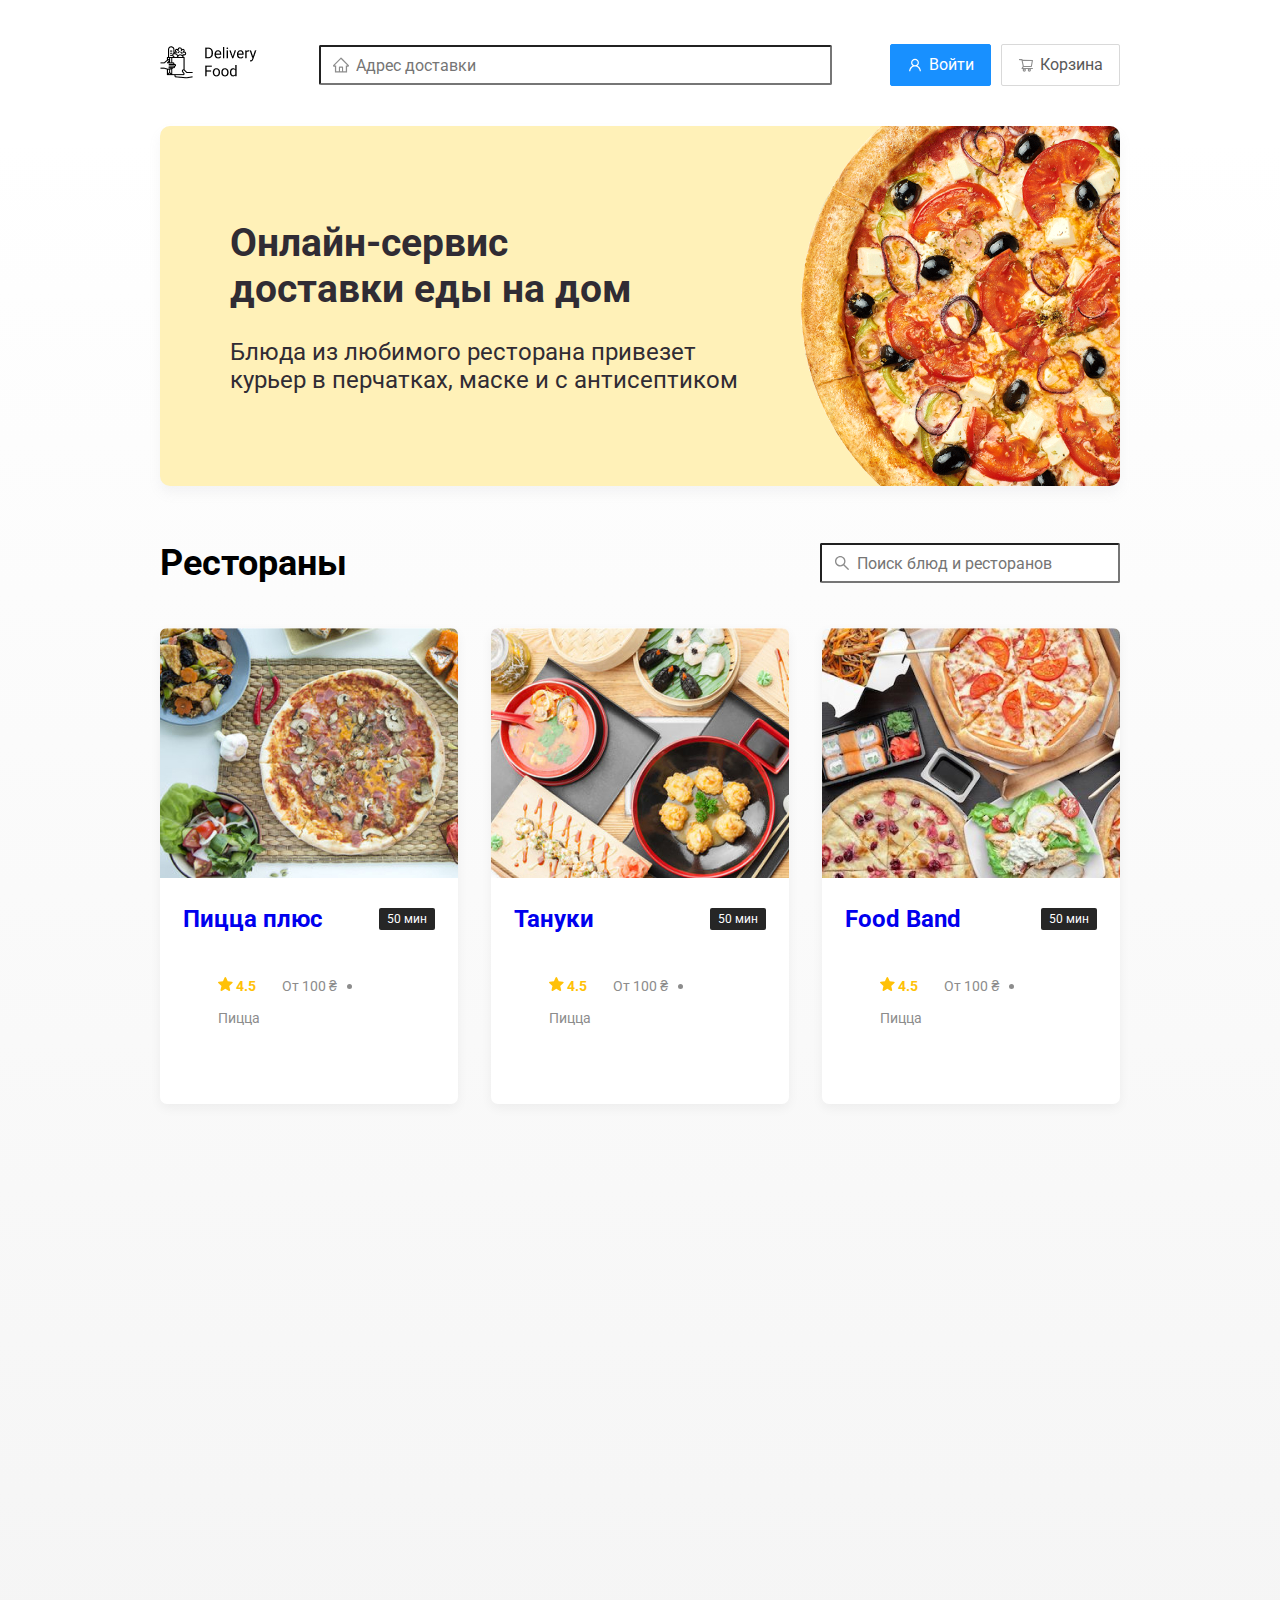
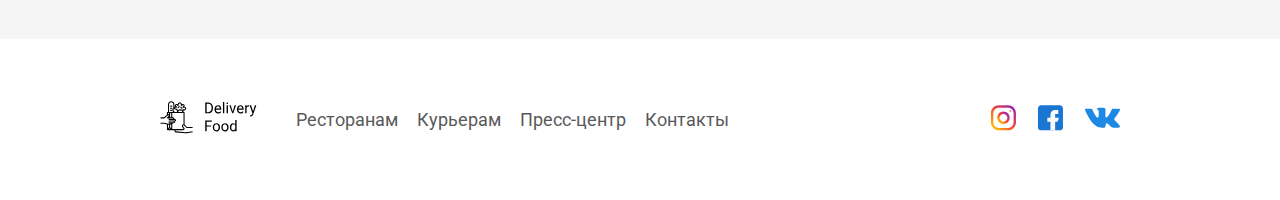
<file: index.html>
<!DOCTYPE html>
<html lang="ru">
  <head>
    <meta charset="UTF-8" />
    <meta name="viewport" content="width=device-width, initial-scale=1.0" />
    <link
      href="https://fonts.googleapis.com/css?family=Roboto:400,700&display=swap&subset=cyrillic"
      rel="stylesheet"
    />
    <link rel="stylesheet" href="css/normalize.css" />
    <link rel="stylesheet" href="css/animate.min.css" />
    <link rel="stylesheet" href="css/style.css" />
    <title>Delivery Food - доставка еды на дом</title>
  </head>

  <body>
    <div class="container">
      <header class="header">
        <a href="index.html" class="logo animated bounceInRight delay-1s">
          <img id="logo" src="images/logo.png" alt="Logo" />
        </a>
        <input
          type="text"
          class="input input-address"
          placeholder="Адрес доставки"
        />

        <div class="buttons">
          <button class="button button-primary">
            <img class="button-icon" src="images/user.svg" alt="User" />
            <span class="button-text">
              Войти
            </span>
          </button>
          <button class="button button-hover" id="cart-button">
            <img
              class="button-icon"
              src="images/shopping-cart.svg"
              alt="Shopping cart"
            />
            <span class="button-text">
              Корзина
            </span>
          </button>
        </div>
        <!-- /.buttons -->
      </header>
    </div>
    <!-- /.container -->

    <main class="main">
      <div class="container">
        <section class="promo">
          <h1 class="promo-title">
            Онлайн-сервис<br />
            доставки еды на дом
          </h1>
          <p class="promo-text">
            Блюда из любимого ресторана привезет курьер в перчатках, маске и с
            антисептиком
          </p>
        </section>
        <!-- /.promo -->

        <section class="restaurants">
          <div class="section-heading animated zoomInDown delay-2s">
            <h2 class="section-title">
              Рестораны
            </h2>
            <input
              type="text"
              class="input input-search"
              placeholder="Поиск блюд и ресторанов"
            />
          </div>
          <!-- /.section-heading -->

          <!-- Begin Card -->
          <div class="cards">
            <!-- Пицца плюс -->
            <a
              href="restaurants.html"
              class="card wow fadeInUp"
              data-wow-delay="0.2s"
            >
              <img
                class="card-img"
                src="images/cards/pizza-plus.jpg"
                alt="Pizza plus"
              />
              <div class="card-text">
                <div class="card-heading">
                  <h3 class="card-title">
                    Пицца плюс
                  </h3>
                  <span class="tag card-tag">
                    50 мин
                  </span>
                </div>
                <!-- /.card-heading -->
                <div class="card-info">
                  <div class="rating">
                    <img
                      class="rating-star"
                      src="images/rating-star.svg"
                      alt="Rating star"
                    />
                    4.5
                  </div>
                  <span class="price">От&nbsp;100&nbsp;&#8372;</span>
                  <span class="category">Пицца</span>
                </div>
                <!-- /.card-info -->
              </div>
              <!-- /.card-text -->
            </a>
            <!-- /.card Пицца плюс-->

            <!-- Тануки -->
            <a
              href="restaurants.html"
              class="card wow fadeInUp"
              data-wow-delay="0.4s"
            >
              <img
                class="card-img"
                src="images/cards/tanuki.jpg"
                alt="Tanuki"
              />
              <div class="card-text">
                <div class="card-heading">
                  <h3 class="card-title">
                    Тануки
                  </h3>
                  <span class="tag card-tag">
                    50 мин
                  </span>
                </div>
                <!-- /.card-heading -->
                <div class="card-info">
                  <div class="rating">
                    <img
                      class="rating-star"
                      src="images/rating-star.svg"
                      alt="Rating star"
                    />
                    4.5
                  </div>
                  <span class="price">От&nbsp;100&nbsp;&#8372;</span>
                  <span class="category">Пицца</span>
                </div>
                <!-- /.card-info -->
              </div>
              <!-- /.card-text -->
            </a>
            <!-- /.card Тануки-->

            <!-- Food Band -->
            <a
              href="restaurants.html"
              class="card wow fadeInUp"
              data-wow-delay="0.6s"
            >
              <img
                class="card-img"
                src="images/cards/food-band.jpg"
                alt="Food band"
              />
              <div class="card-text">
                <div class="card-heading">
                  <h3 class="card-title">
                    Food Band
                  </h3>
                  <span class="tag card-tag">
                    50 мин
                  </span>
                </div>
                <!-- /.card-heading -->
                <div class="card-info">
                  <div class="rating">
                    <img
                      class="rating-star"
                      src="images/rating-star.svg"
                      alt="Rating star"
                    />
                    4.5
                  </div>
                  <span class="price">От&nbsp;100&nbsp;&#8372;</span>
                  <span class="category">Пицца</span>
                </div>
                <!-- /.card-info -->
              </div>
              <!-- /.card-text -->
            </a>
            <!-- /.card Food Band-->

            <!-- Жадина-пицца -->
            <a
              href="restaurants.html"
              class="card wow fadeInUp"
              data-wow-delay="0.2s"
            >
              <img
                class="card-img"
                src="images/cards/jadina-pizza.jpg"
                alt="Jadina pizza"
              />
              <div class="card-text">
                <div class="card-heading">
                  <h3 class="card-title">
                    Жадина-пицца
                  </h3>
                  <span class="tag card-tag">
                    50 мин
                  </span>
                </div>
                <!-- /.card-heading -->
                <div class="card-info">
                  <div class="rating">
                    <img
                      class="rating-star"
                      src="images/rating-star.svg"
                      alt="Rating star"
                    />
                    4.5
                  </div>
                  <span class="price">От&nbsp;100&nbsp;&#8372;</span>
                  <span class="category">Пицца</span>
                </div>
                <!-- /.card-info -->
              </div>
              <!-- /.card-text -->
            </a>
            <!-- /.card Жадина-пицца-->

            <!-- Точка еды -->
            <a
              href="restaurants.html"
              class="card wow fadeInUp"
              data-wow-delay="0.4s"
            >
              <img
                class="card-img"
                src="images/cards/point-food.jpg"
                alt="Point food"
              />
              <div class="card-text">
                <div class="card-heading">
                  <h3 class="card-title">
                    Точка еды
                  </h3>
                  <span class="tag card-tag">
                    50 мин
                  </span>
                </div>
                <!-- /.card-heading -->
                <div class="card-info">
                  <div class="rating">
                    <img
                      class="rating-star"
                      src="images/rating-star.svg"
                      alt="Rating star"
                    />
                    4.5
                  </div>
                  <span class="price">От&nbsp;100&nbsp;&#8372;</span>
                  <span class="category">Пицца</span>
                </div>
                <!-- /.card-info -->
              </div>
              <!-- /.card-text -->
            </a>
            <!-- /.card Точка еды-->

            <!-- Pizza Burger -->
            <a
              href="restaurants.html"
              class="card wow fadeInUp"
              data-wow-delay="0.6s"
            >
              <img
                class="card-img"
                src="images/cards/pizza-burger.jpg"
                alt="Pizza burger"
              />
              <div class="card-text">
                <div class="card-heading">
                  <h3 class="card-title">
                    Pizza Burger
                  </h3>
                  <span class="tag card-tag">
                    50 мин
                  </span>
                </div>
                <!-- /.card-heading -->
                <div class="card-info">
                  <div class="rating">
                    <img
                      class="rating-star"
                      src="images/rating-star.svg"
                      alt="Rating star"
                    />
                    4.5
                  </div>
                  <span class="price">От&nbsp;100&nbsp;&#8372;</span>
                  <span class="category">Пицца</span>
                </div>
                <!-- /.card-info -->
              </div>
              <!-- /.card-text -->
            </a>
            <!-- /.card Pizza Burger-->
          </div>
          <!-- /.cards -->
        </section>
        <!-- /.restaurants -->
      </div>
      <!-- /.container -->
    </main>
    <!-- /.main -->

    <footer class="footer">
      <div class="container">
        <div class="footer-block">
          <a href="#logo">
            <img src="images/logo.svg" alt="" class="logo footer-logo" />
          </a>
          <nav class="footer-nav">
            <a href="#" class="footer-link">Ресторанам</a>
            <a href="#" class="footer-link">Курьерам</a>
            <a href="#" class="footer-link">Пресс-центр</a>
            <a href="#" class="footer-link">Контакты</a>
          </nav>
          <div class="social-links">
            <a href="#" class="social-link" target="_blank">
              <img src="images/social/instagram.svg" alt="Instagram logo" />
            </a>
            <a href="#" class="social-link" target="_blank">
              <img src="images/social/facebook.svg" alt="Facebook logo" />
            </a>
            <a href="#" class="social-link" target="_blank">
              <img src="images/social/vkontakte.svg" alt="VKontakte logo" />
            </a>
          </div>
          <!-- /.social-links -->
        </div>
        <!-- /.footer-block -->
      </div>
      <!-- /.container -->
    </footer>

    <div class="modal">
      <div class="modal-dialog">
        <div class="modal-header">
          <h3 class="modal-title">Корзина</h3>
          <button class="close">&times;</button>
        </div>
        <div class="modal-body">
          <div class="food-row">
            <span class="food-name">Ролл угорь стандарт</span>
            <strong class="food-price">250&nbsp;&#8372;</strong>
            <div class="food-counter">
              <button class="counter-button">-</button>
              <span class="counter">1</span>
              <button class="counter-button">+</button>
            </div>
            <!-- /.food-counter -->
          </div>
          <!-- /.food-row -->

          <div class="food-row">
            <span class="food-name">Ролл угорь стандарт</span>
            <strong class="food-price">250&nbsp;&#8372;</strong>
            <div class="food-counter">
              <button class="counter-button">-</button>
              <span class="counter">1</span>
              <button class="counter-button">+</button>
            </div>
            <!-- /.food-counter -->
          </div>
          <!-- /.food-row -->

          <div class="food-row">
            <span class="food-name">Ролл угорь стандарт</span>
            <strong class="food-price">250&nbsp;&#8372;</strong>
            <div class="food-counter">
              <button class="counter-button">-</button>
              <span class="counter">1</span>
              <button class="counter-button">+</button>
            </div>
            <!-- /.food-counter -->
          </div>
          <!-- /.food-row -->

          <div class="food-row">
            <span class="food-name">Ролл угорь стандарт</span>
            <strong class="food-price">250&nbsp;&#8372;</strong>
            <div class="food-counter">
              <button class="counter-button">-</button>
              <span class="counter">1</span>
              <button class="counter-button">+</button>
            </div>
            <!-- /.food-counter -->
          </div>
          <!-- /.food-row -->

          <div class="food-row">
            <span class="food-name">Ролл угорь стандарт</span>
            <strong class="food-price">250&nbsp;&#8372;</strong>
            <div class="food-counter">
              <button class="counter-button">-</button>
              <span class="counter">1</span>
              <button class="counter-button">+</button>
            </div>
            <!-- /.food-counter -->
          </div>
          <!-- /.food-row -->
        </div>
        <!-- /.modal-body -->

        <div class="modal-footer">
          <span class="modal-price animated pulse">1250&nbsp;&#8372;</span>
          <div class="footer-buttons">
            <button class="button button-primary" id="order">Оформить заказ</button>
            <button class="button button-hover" id="cancel">Отмена</button>
          </div>
        </div>
        <!-- /.modal-footer -->
      </div>
      <!-- /.modal-dialog -->
    </div>
    <!-- /.modal -->

    <script src="script/wow.min.js"></script>
    <script src="script/main.js"></script>
  </body>
</html>
</file>
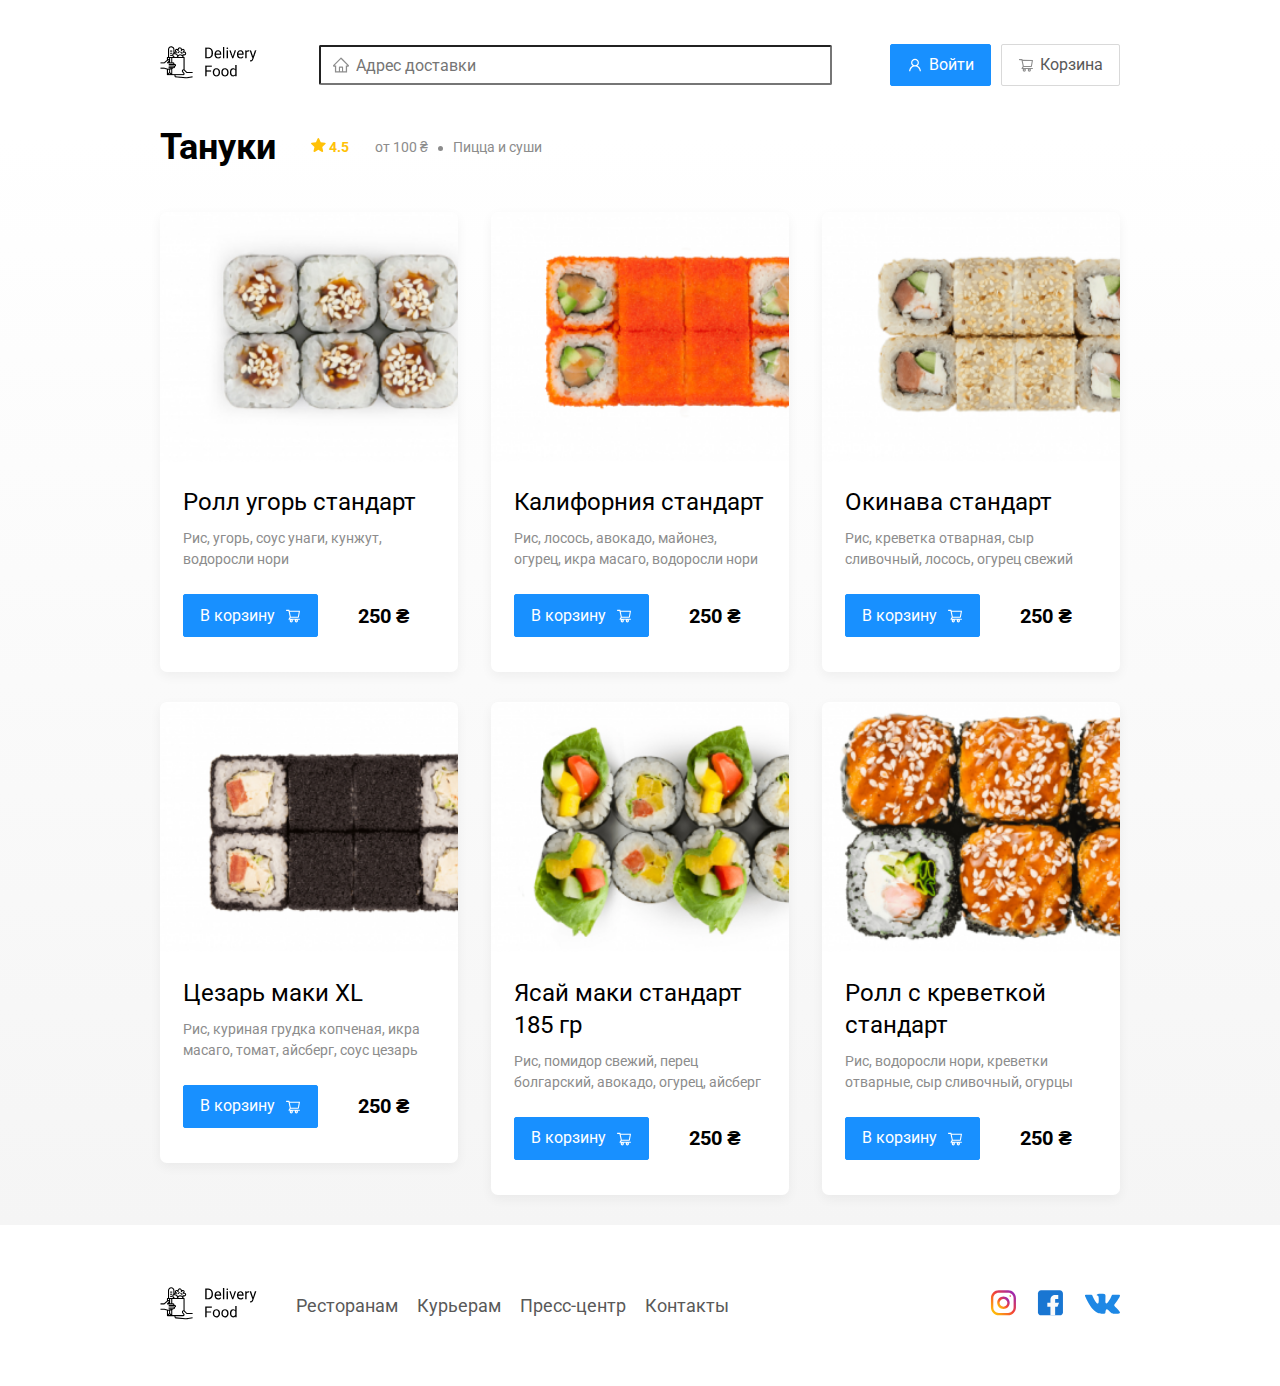
<file: restaurants.html>
<!DOCTYPE html>
<html lang="ru">

<head>
  <meta charset="UTF-8" />
  <meta name="viewport" content="width=device-width, initial-scale=1.0" />
  <link href="https://fonts.googleapis.com/css?family=Roboto:400,700&display=swap&subset=cyrillic" rel="stylesheet" />
  <link rel="stylesheet" href="css/normalize.css" />
  <link rel="stylesheet" href="css/animate.min.css" />
  <link rel="stylesheet" href="css/style.css" />
  <title>Delivery Food - доставка еды на дом</title>
</head>

<body>
  <div class="container">
    <header class="header">
      <a href="index.html" class="logo animated bounceInRight delay-1s">
        <img id="logo" src="images/logo.png" alt="Logo" />
      </a>
      <input type="text" class="input input-address" placeholder="Адрес доставки" />

      <div class="buttons">
        <button class="button button-primary">
          <img class="button-icon" src="images/user.svg" alt="User" />
          <span class="button-text">
            Войти
          </span>
        </button>
        <button class="button button-hover" id="cart-button">
          <img class="button-icon" src="images/shopping-cart.svg" alt="Shopping cart" />
          <span class="button-text">
            Корзина
          </span>
        </button>
      </div>
      <!-- /.buttons -->
    </header>
  </div>
  <!-- /.container -->

  <main class="main">
    <div class="container">
      <section class="restaurants">
        <div class="section-heading">
          <h2 class="section-title">
            Тануки
          </h2>
          <div class="restaurant-info card-info">
            <div class="rating">
              <img class="rating-star" src="images/rating-star.svg" alt="Rating star" />
              4.5
            </div>
            <span class="price">от 100&nbsp;&#8372;</span>
            <span class="category">Пицца и суши</span>
          </div>
          <!-- /.restaurant-info /.card-info -->
        </div>
        <!-- /.section-heading -->

        <!-- Begin Cards -->
        <div class="cards">
          <!-- Ролл угорь стандарт -->
          <div class="card wow fadeInUp" data-wow-delay="0.2s">
            <img class="card-img" src="images/restaurant/roll-eel-standard.png" alt="Roll eel standard" />
            <div class="card-text">
              <div class="card-heading">
                <h3 class="card-title card-title-reg">
                  Ролл угорь стандарт
                </h3>
              </div>
              <!-- /.card-heading -->
              <div class="card-info restaurant-card-info">
                <span class="ingredients">
                  Рис, угорь, соус унаги, кунжут, водоросли нори
                </span>
              </div>
              <!-- /.card-info -->
              <div class="card-buttons">
                <button class="button button-primary">
                  <span class="button-card-text">В корзину</span>
                  <img src="images/restaurant/shopping-cart-white.svg" alt="Shopping cart" class="button-card-img" />
                </button>
                <strong class="card-price-bold">250&nbsp;&#8372;</strong>
              </div>
              <!-- /.card-buttons -->
            </div>
            <!-- /.card-text -->
          </div>
          <!-- /.card Ролл угорь стандарт -->

          <!-- Калифорния стандарт -->
          <div class="card wow fadeInUp" data-wow-delay="0.4s">
            <img class="card-img" src="images/restaurant/california-salmon-standard.png"
              alt="California salmon standard" />
            <div class="card-text">
              <div class="card-heading">
                <h3 class="card-title card-title-reg">
                  Калифорния стандарт
                </h3>
              </div>
              <!-- /.card-heading -->
              <div class="card-info restaurant-card-info">
                <span class="ingredients">
                  Рис, лосось, авокадо, майонез, огурец, икра масаго,
                  водоросли нори
                </span>
              </div>
              <!-- /.card-info -->
              <div class="card-buttons">
                <button class="button button-primary">
                  <span class="button-card-text">В корзину</span>
                  <img src="images/restaurant/shopping-cart-white.svg" alt="Shopping cart" class="button-card-img" />
                </button>
                <strong class="card-price-bold">250&nbsp;&#8372;</strong>
              </div>
              <!-- /.card-buttons -->
            </div>
            <!-- /.card-text -->
          </div>
          <!-- /.card Калифорния стандарт -->

          <!-- Окинава стандарт -->
          <div class="card wow fadeInUp" data-wow-delay="0.6s">
            <img class="card-img" src="images/restaurant/okinawa-standard.png" alt="Okinawa standard" />
            <div class="card-text">
              <div class="card-heading">
                <h3 class="card-title card-title-reg">
                  Окинава стандарт
                </h3>
              </div>
              <!-- /.card-heading -->
              <div class="card-info restaurant-card-info">
                <span class="ingredients">
                  Рис, креветка отварная, сыр сливочный, лосось, огурец свежий
                </span>
              </div>
              <!-- /.card-info -->
              <div class="card-buttons">
                <button class="button button-primary">
                  <span class="button-card-text">В корзину</span>
                  <img src="images/restaurant/shopping-cart-white.svg" alt="Shopping cart" class="button-card-img" />
                </button>
                <strong class="card-price-bold">250&nbsp;&#8372;</strong>
              </div>
              <!-- /.card-buttons -->
            </div>
            <!-- /.card-text -->
          </div>
          <!-- /.card Окинава стандарт -->

          <!-- Цезарь маки XL -->
          <div class="card wow fadeInUp" data-wow-delay="0.2s">
            <img class="card-img" src="images/restaurant/caesar-maki-xl.png" alt="Caesar Maki XL" />
            <div class="card-text">
              <div class="card-heading">
                <h3 class="card-title card-title-reg">
                  Цезарь маки XL
                </h3>
              </div>
              <!-- /.card-heading -->
              <div class="card-info restaurant-card-info">
                <span class="ingredients">
                  Рис, куриная грудка копченая, икра масаго, томат, айсберг,
                  соус цезарь
                </span>
              </div>
              <!-- /.card-info -->
              <div class="card-buttons">
                <button class="button button-primary">
                  <span class="button-card-text">В корзину</span>
                  <img src="images/restaurant/shopping-cart-white.svg" alt="Shopping cart" class="button-card-img" />
                </button>
                <strong class="card-price-bold">250&nbsp;&#8372;</strong>
              </div>
              <!-- /.card-buttons -->
            </div>
            <!-- /.card-text -->
          </div>
          <!-- /.card Цезарь маки XL -->

          <!-- Ясай маки стандарт 185 гр -->
          <div class="card wow fadeInUp" data-wow-delay="0.4s">
            <img class="card-img" src="images/restaurant/yasai-maki-standard-185gr.png"
              alt="Yasai Maki standard 185 gr" />
            <div class="card-text">
              <div class="card-heading">
                <h3 class="card-title card-title-reg">
                  Ясай маки стандарт 185 гр
                </h3>
              </div>
              <!-- /.card-heading -->
              <div class="card-info restaurant-card-info">
                <span class="ingredients">
                  Рис, помидор свежий, перец болгарский, авокадо, огурец,
                  айсберг
                </span>
              </div>
              <!-- /.card-info -->
              <div class="card-buttons">
                <button class="button button-primary">
                  <span class="button-card-text">В корзину</span>
                  <img src="images/restaurant/shopping-cart-white.svg" alt="Shopping cart" class="button-card-img" />
                </button>
                <strong class="card-price-bold">250&nbsp;&#8372;</strong>
              </div>
              <!-- /.card-buttons -->
            </div>
            <!-- /.card-text -->
          </div>
          <!-- /.card Ясай маки стандарт 185 гр -->

          <!-- Ролл с креветкой стандарт -->
          <div class="card wow fadeInUp" data-wow-delay="0.6s">
            <img class="card-img" src="images/restaurant/shrimp-roll-standard.png" alt="Shrimp Roll Standard" />
            <div class="card-text">
              <div class="card-heading">
                <h3 class="card-title card-title-reg">
                  Ролл с креветкой стандарт
                </h3>
              </div>
              <!-- /.card-heading -->
              <div class="card-info restaurant-card-info">
                <span class="ingredients">
                  Рис, водоросли нори, креветки отварные, сыр сливочный,
                  огурцы
                </span>
              </div>
              <!-- /.card-info -->
              <div class="card-buttons">
                <button class="button button-primary">
                  <span class="button-card-text">В корзину</span>
                  <img src="images/restaurant/shopping-cart-white.svg" alt="Shopping cart" class="button-card-img" />
                </button>
                <strong class="card-price-bold">250&nbsp;&#8372;</strong>
              </div>
              <!-- /.card-buttons -->
            </div>
            <!-- /.card-text -->
          </div>
          <!-- /.card Ролл с креветкой стандарт -->
        </div>
        <!-- /.cards -->
      </section>
      <!-- /.restaurants -->
    </div>
    <!-- /.container -->
  </main>
  <!-- /.main -->

  <footer class="footer">
    <div class="container">
      <div class="footer-block">
        <a href="#logo">
          <img src="images/logo.svg" alt="" class="logo footer-logo" />
        </a>
        <nav class="footer-nav">
          <a href="#" class="footer-link">Ресторанам</a>
          <a href="#" class="footer-link">Курьерам</a>
          <a href="#" class="footer-link">Пресс-центр</a>
          <a href="#" class="footer-link">Контакты</a>
        </nav>
        <div class="social-links">
          <a href="#" class="social-link" target="_blank">
            <img src="images/social/instagram.svg" alt="Instagram logo" />
          </a>
          <a href="#" class="social-link" target="_blank">
            <img src="images/social/facebook.svg" alt="Facebook logo" />
          </a>
          <a href="#" class="social-link" target="_blank">
            <img src="images/social/vkontakte.svg" alt="VKontakte logo" />
          </a>
        </div>
        <!-- /.social-links -->
      </div>
      <!-- /.footer-block -->
    </div>
    <!-- /.container -->
  </footer>

  <div class="modal">
    <div class="modal-dialog">
      <div class="modal-header">
        <h3 class="modal-title">Корзина</h3>
        <button class="close">&times;</button>
      </div>

      <div class="modal-body">

        <div class="food-row">
          <span class="food-name">Ролл угорь стандарт</span>
          <strong class="food-price">250&nbsp;&#8372;</strong>
          <div class="food-counter">
            <button class="counter-button">-</button>
            <span class="counter">1</span>
            <button class="counter-button">+</button>
          </div>
          <!-- /.food-counter -->
        </div>
        <!-- /.food-row -->

        <div class="food-row">
          <span class="food-name">Ролл угорь стандарт</span>
          <strong class="food-price">250&nbsp;&#8372;</strong>
          <div class="food-counter">
            <button class="counter-button">-</button>
            <span class="counter">1</span>
            <button class="counter-button">+</button>
          </div>
          <!-- /.food-counter -->
        </div>
        <!-- /.food-row -->

        <div class="food-row">
          <span class="food-name">Ролл угорь стандарт</span>
          <strong class="food-price">250&nbsp;&#8372;</strong>
          <div class="food-counter">
            <button class="counter-button">-</button>
            <span class="counter">1</span>
            <button class="counter-button">+</button>
          </div>
          <!-- /.food-counter -->
        </div>
        <!-- /.food-row -->

        <div class="food-row">
          <span class="food-name">Ролл угорь стандарт</span>
          <strong class="food-price">250&nbsp;&#8372;</strong>
          <div class="food-counter">
            <button class="counter-button">-</button>
            <span class="counter">1</span>
            <button class="counter-button">+</button>
          </div>
          <!-- /.food-counter -->
        </div>
        <!-- /.food-row -->

        <div class="food-row">
          <span class="food-name">Ролл угорь стандарт</span>
          <strong class="food-price">250&nbsp;&#8372;</strong>
          <div class="food-counter">
            <button class="counter-button">-</button>
            <span class="counter">1</span>
            <button class="counter-button">+</button>
          </div>
          <!-- /.food-counter -->
        </div>
        <!-- /.food-row -->

        <div class="food-row">
          <span class="food-name">Ролл угорь стандарт</span>
          <strong class="food-price">250&nbsp;&#8372;</strong>
          <div class="food-counter">
            <button class="counter-button">-</button>
            <span class="counter">1</span>
            <button class="counter-button">+</button>
          </div>
          <!-- /.food-counter -->
        </div>

        <div class="food-row">
          <span class="food-name">Ролл угорь стандарт</span>
          <strong class="food-price">250&nbsp;&#8372;</strong>
          <div class="food-counter">
            <button class="counter-button">-</button>
            <span class="counter">1</span>
            <button class="counter-button">+</button>
          </div>
          <!-- /.food-counter -->
        </div>
        <!-- /.food-row -->

      </div>
      <!-- /.modal-body -->

      <div class="modal-footer">
        <span class="modal-price animated pulse">1250&nbsp;&#8372;</span>
        <div class="footer-buttons">
          <button class="button button-primary" id="order">Оформить заказ</button>
          <button class="button button-hover" id="cancel">Отмена</button>
        </div>
      </div>
      <!-- /.modal-footer -->
    </div>
    <!-- /.modal-dialog -->
  </div>
  <!-- /.modal -->

  <script src="script/wow.min.js"></script>
  <script src="script/main.js"></script>
</body>

</html>
</file>
<file: css/style.css>
* {
  box-sizing: border-box;
}

body {
  padding-top: 44px;
  font-family: "Roboto", sans-serif;
  font-style: normal;
  color: #000000;
}

.body-hidden {
  overflow: hidden;
}

.container {
  max-width: 1200px;
  margin: auto;
}

.header {
  display: flex;
  align-items: center;
  justify-content: space-between;
  margin-bottom: 40px;
}

.input {
  height: 40px;
  padding: 8px;
  background: #ffffff;
  border: 1px solid d9d9d9;
  border-radius: 2px;
  color: #bfbfbf;
  font-style: 16px;
  background-repeat: no-repeat;
  background-position: left 11px center;
  padding-left: 35px;
}

.input-address {
  flex: 0.8;
  background-image: url(../images/input-address.svg);
}

.buttons {
  display: flex;
  align-items: center;
}

.button {
  display: flex;
  align-items: center;
  padding: 8px 16px;
  background: #ffffff;
  border: 1px solid #d9d9d9;
  box-sizing: border-box;
  box-shadow: 0px 0px 2px rgba(0, 0, 0, 0.0015);
  border-radius: 2px;
  color: #595959;
  font-size: 16px;
  line-height: 24px;
}

.button-primary {
  background: #1890ff;
  border: 1px solid #1890ff;
  color: #ffffff;
  margin-right: 10px;
}

.button-icon {
  margin-right: 6px;
  vertical-align: middle;
}

.button-text {
  vertical-align: middle;
}

.button-hover:hover {
  border: 1px solid #40a9ff;
  border-radius: 2px;
  background-color: transparent;
}
/* END Header */

/* Begin Main */
.main {
  background: linear-gradient(
    180deg,
    rgba(245, 245, 245, 0) 1.04%,
    #f5f5f5 100%
  );
}

/* Begin Section */
.promo {
  color: #302c34;
  box-shadow: 0px 7px 12px rgba(158, 158, 163, 0.1);
  background: #fff1b8 url(../images/promo-img.png) no-repeat top -100px right -250px /
    924px;
  border-radius: 10px;
  padding: 68px 70px;
  margin-bottom: 56px;
}

.promo-title {
  font-weight: bold;
  font-size: 39px;
  line-height: 46px;
}

.promo-text {
  max-width: 540px;
  font-size: 24px;
  line-height: 28px;
}

/* Begin Restaurants */
.section-heading {
  display: flex;
  align-items: center;
  margin-bottom: 44px;
}

.section-title {
  font-weight: bold;
  font-size: 36px;
  line-height: 42px;
  margin: 0;
}

.input-search {
  width: 300px;
  background-image: url(../images/input-search.svg);
  margin-left: auto;
}

/* Begin Card */
.cards {
  display: flex;
  align-items: flex-start;
  justify-content: space-between;
  flex-wrap: wrap;
}

.card {
  background: #ffffff;
  box-shadow: 0px 4px 12px rgba(0, 0, 0, 0.05);
  border-radius: 7px;
  overflow: hidden;
  margin-bottom: 30px;
  flex-basis: 31%;
  text-decoration: none;
}

.card-img {
  width: 384px;
  height: 250px;
  object-fit: cover;
}

.card-text {
  padding: 20px 23px 35px;
}

.card-heading {
  display: flex;
  align-items: center;
  justify-content: space-between;
}

.card-title {
  margin: 0;
  font-weight: bold;
  font-size: 24px;
  line-height: 32px;
}

.card-tag {
  font-size: 12px;
  line-height: 20px;
  background: #262626;
  border-radius: 2px;
  color: #ffffff;
  padding: 1px 8px;
}

.card-info {
  display: flex;
  align-items: center;
  flex-wrap: wrap;
  padding: 35px;
  font-size: 18px;
  line-height: 32px;
}

.rating {
  margin-right: 26px;
  font-weight: bold;
  color: #ffc107;
}

.price,
.category,
.ingredients {
  color: #8c8c8c;
}

.price {
  margin-right: 10px;
}

.price:after {
  content: "";
  width: 5px;
  height: 5px;
  background: #8c8c8c;
  display: inline-block;
  vertical-align: middle;
  border-radius: 50%;
  margin-left: 10px;
}

.category {
  text-overflow: ellipsis;
  overflow: hidden;
  white-space: nowrap;
  max-width: 150px;
}

/* Begin Footer */
.footer {
  padding: 60px 0;
}

.footer-block {
  display: flex;
  align-items: center;
}

.footer-nav {
  margin-left: 35px;
  margin-right: auto;
}

.footer-link {
  display: inline-block;
  color: #595959;
  text-decoration: none;
  font-size: 18px;
  line-height: 21px;
}

.footer-link:not(:last-child) {
  margin-right: 15px;
}

.social-links {
  display: flex;
  align-items: center;
}

.social-link:not(:last-child) {
  margin-right: 21px;
}

/* PAGE Restaurant */
.restaurant-info {
  padding: 0 0 0 35px;
}

.restaurant-card-info {
  padding: 10px 0 0 0;
}

.card-title-reg {
  font-weight: 400;
}

.ingredients {
  line-height: 21px;
}

.card-buttons {
  display: flex;
  align-items: center;
  margin-top: 24px;
}

.button-card-text {
  margin-right: 10px;
}

.card-price-bold {
  font-weight: bold;
  font-size: 20px;
  line-height: 32px;
  margin-left: 30px;
}

/* Modal */
.modal {
  display: none;
  position: fixed;
  left: 0;
  top: 0;
  width: 100%;
  height: 100%;
  background: rgba(0, 0, 0, 0.4);
}

.modal-open {
  display: flex;
}

.modal-dialog {
  max-width: 780px;
  width: 95%;
  left: 330px;
  top: 365px;
  background: #ffffff;
  background-repeat: 5px;
  margin: auto;
  padding: 40px 45px;
}

.modal-header {
  display: flex;
  align-items: center;
  justify-content: space-between;
  margin-bottom: 45px;
}

.modal-title {
  margin: 0;
  font-weight: bold;
  font-size: 36px;
  line-height: 42px;
}

.close {
  font-size: 20px;
  font-style: 36px;
  border: none;
  background-color: transparent;
}

.close:hover {
  border: 2px solid #40a9ff;
  border-radius: 2px;
  background-color: transparent;
}

.modal-body {
  margin-bottom: 52px;
  /* overflow: auto; */
}

.food-row {
  display: flex;
  align-items: center;
  justify-content: space-between;
  padding-bottom: 8px;
  border-bottom: 1px solid #d9d9d9;
  margin-bottom: 15px;
}

.food-name {
  font-weight: normal;
  font-size: 18px;
  line-height: 32px;
}

.food-price {
  margin-left: auto;
  margin-right: 47px;
  font-weight: bold;
  font-size: 20px;
  line-height: 32px;
}

.counter {
  font-weight: normal;
  font-size: 16px;
  line-height: 24px;
  margin: 0 10px;
}

.food-counter {
  display: flex;
  align-items: center;
}

.counter-button {
  display: flex;
  align-items: center;
  justify-content: center;
  text-align: center;
  width: 39px;
  height: 32px;
  background: #ffffff;
  border: 1px solid #40a9ff;
  box-sizing: border-box;
  border-radius: 2px;
  font-weight: normal;
  font-size: 14px;
  line-height: 22px;
  color: #40a9ff;
}

.modal-footer {
  display: flex;
  align-items: center;
  justify-content: space-between;
}

.footer-buttons {
  display: flex;
  align-items: center;
}

.modal-price {
  padding: 15px 20px;
  background: #262626;
  border-radius: 5px;
  font-weight: bold;
  font-size: 20px;
  line-height: 23px;
  color: #fafafa;
}

#order:hover {
  color: #40a9ff;
  border: 1px solid #40a9ff;
  border-radius: 2px;
  background: #ffffff;
}

/* @Media */
@media (max-width: 1360px) {
  .container {
    max-width: 960px;
  }

  .promo {
    background-position: center right -300px;
    background-size: 750px;
  }

  .card-info {
    font-size: 14px;
    line-height: 32px;
  }
}

@media (max-width: 992px) {
  .container {
    max-width: 750px;
  }

  .promo {
    padding: 50px;
    background-position: center right -200px;
    background-size: 500px;
  }

  .promo-text {
    font-size: 18px;
    max-width: 400px;
  }

  .card {
    flex-basis: 49%;
  }

  .card-info {
    padding: 10px;
  }

  .card-text {
    padding: 10px 10px 0;
  }

  .footer-link {
    font-style: 16px;
  }
}

@media (max-width: 768px) {
  .container {
    max-width: 560px;
  }

  .header {
    flex-wrap: wrap;
  }

  .input-address {
    margin-top: 15px;
    order: 5;
    flex: 1;
  }

  .promo {
    background-position: bottom right -200px;
    background-size: 400px;
  }

  .promo-title {
    font-size: 26px;
    line-height: 30px;
  }

  .promo-text {
    font-size: 16px;
    line-height: 20px;
    max-width: 300px;
    margin-top: 0;
  }

  .card-title {
    font-size: 18px;
  }

  .card-info {
    flex-wrap: wrap;
    line-height: 20px;
  }

  .card .rating {
    flex-basis: 100%;
    margin-bottom: 0;
  }

  .footer-block {
    padding: 10px 0;
  }
}

@media (max-width: 578px) {
  .container {
    width: 90%;
  }

  .promo {
    background-image: none;
    padding: 30px;
  }

  .promo-title {
    margin-top: 0;
  }

  .promo-text {
    margin-bottom: 0;
  }

  .section-title {
    font-size: 20px;
  }

  .card {
    flex-basis: 100%;
  }

  .card-img {
    width: 100%;
  }

  .footer {
    padding: 30px 0;
  }

  .footer-block {
    align-items: flex-start;
    justify-content: space-between;
  }

  .footer-nav {
    margin-left: 0;
    margin-right: 0;
    order: 0;
    display: flex;
    flex-direction: column;
  }

  .footer-logo {
    order: 1;
    margin-right: 15px;
  }

  .social-links {
    order: 2;
  }
}

@media (max-width: 480px) {
  .button {
    min-height: 40px;
  }

  .button-icon {
    margin: 0;
  }

  .button-text {
    display: none;
  }

  .section-heading {
    flex-wrap: wrap;
  }

  .promo {
    padding: 20px;
  }

  .footer-block {
    flex-wrap: wrap;
    flex-direction: column;
    align-items: center;
    padding: 20px;
  }

  .footer-logo {
    order: 0;
    margin-bottom: 20px;
  }

  .footer-nav {
    margin-bottom: 20px;
    text-align: center;
  }

  .footer-link:not(:last-child) {
    margin-right: 0;
  }
}
</file>
